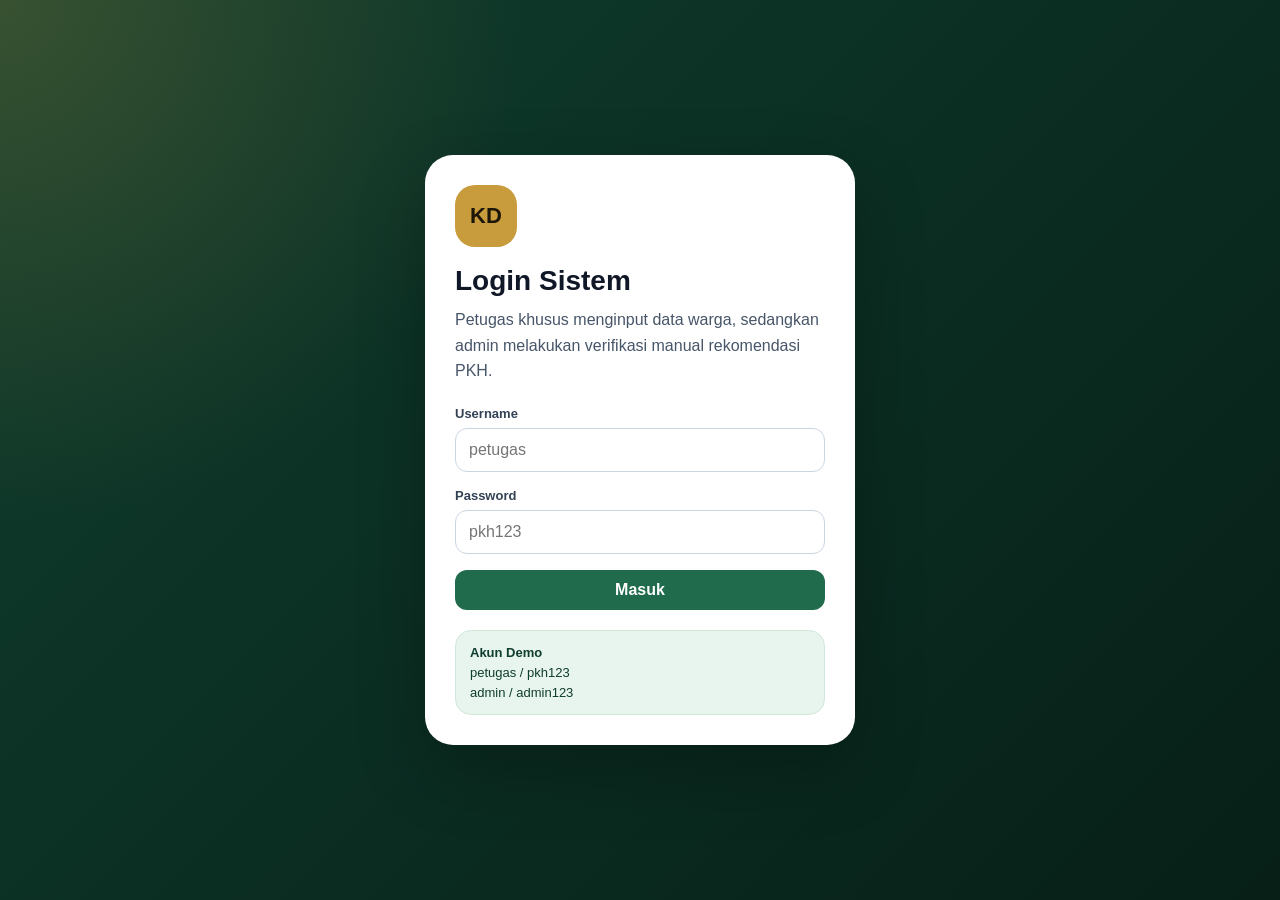
<file: index.html>
<!DOCTYPE html>
<html lang="id">
<head>
  <meta charset="UTF-8" />
  <meta http-equiv="refresh" content="0; url=login.html" />
  <title>Aplikasi PKH</title>
</head>
<body>
  <p>Mengalihkan ke halaman login... <a href="login.html">Klik di sini</a>.</p>
</body>
</html>
</file>
<file: css/style.css>
* {
  box-sizing: border-box;
}

:root {
  --green-900: #0f3d2e;
  --green-800: #145239;
  --green-700: #1f6b4b;
  --green-100: #e8f4ee;
  --gold-500: #c89b3c;
  --gold-100: #fff4d8;
  --slate-950: #101828;
  --slate-800: #1f2937;
  --slate-700: #334155;
  --slate-600: #475569;
  --slate-500: #64748b;
  --slate-300: #cbd5e1;
  --slate-200: #e2e8f0;
  --slate-100: #f1f5f9;
  --white: #ffffff;
  --danger: #b91c1c;
  --danger-light: #fee2e2;
  --warning: #b45309;
  --warning-light: #fef3c7;
  --success: #047857;
  --success-light: #d1fae5;
  --shadow: 0 14px 35px rgba(15, 23, 42, 0.08);
  --radius: 18px;
}

body {
  margin: 0;
  min-height: 100vh;
  background: #eef3ef;
  color: var(--slate-950);
  font-family: Arial, Helvetica, sans-serif;
}

button,
input,
select,
textarea {
  font: inherit;
}

button {
  cursor: pointer;
}

textarea {
  resize: vertical;
}

.hidden {
  display: none !important;
}

.login-page {
  min-height: 100vh;
  display: grid;
  place-items: center;
  padding: 24px;
  background:
    radial-gradient(circle at top left, rgba(200, 155, 60, 0.22), transparent 34%),
    linear-gradient(135deg, var(--green-900), #071f17);
}

.login-card {
  width: 100%;
  max-width: 430px;
  background: var(--white);
  border-radius: 28px;
  padding: 30px;
  box-shadow: 0 25px 70px rgba(0, 0, 0, 0.24);
}

.login-logo {
  width: 62px;
  height: 62px;
  border-radius: 20px;
  display: grid;
  place-items: center;
  background: var(--gold-500);
  color: #1c1608;
  font-weight: 900;
  font-size: 22px;
  margin-bottom: 18px;
}

.login-card h1 {
  margin: 0;
  font-size: 28px;
}

.login-card p {
  margin: 10px 0 22px;
  color: var(--slate-600);
  line-height: 1.6;
}

.login-form {
  display: grid;
  gap: 16px;
}

.login-info {
  margin-top: 20px;
  background: var(--green-100);
  color: var(--green-900);
  border: 1px solid #cfe8da;
  border-radius: 16px;
  padding: 14px;
  display: grid;
  gap: 5px;
  font-size: 13px;
}

.app-shell {
  min-height: 100vh;
  display: flex;
}

.sidebar {
  width: 288px;
  min-height: 100vh;
  background: linear-gradient(180deg, var(--green-900), #08251c);
  color: var(--white);
  display: flex;
  flex-direction: column;
  transition: width 0.25s ease, transform 0.25s ease;
  overflow: hidden;
  position: sticky;
  top: 0;
}

.sidebar.collapsed {
  width: 0;
}

.brand {
  display: flex;
  align-items: center;
  gap: 14px;
  padding: 22px 18px;
  border-bottom: 1px solid rgba(255, 255, 255, 0.12);
  min-width: 288px;
}

.brand-logo {
  width: 48px;
  height: 48px;
  border-radius: 16px;
  display: grid;
  place-items: center;
  background: var(--gold-500);
  color: #1c1608;
  font-weight: 800;
  letter-spacing: 0.5px;
}

.brand h1 {
  margin: 0;
  font-size: 20px;
  line-height: 1.2;
}

.brand p {
  margin: 4px 0 0;
  font-size: 13px;
  color: #cfe4d9;
}

.sidebar-nav {
  padding: 16px;
  flex: 1;
  min-width: 288px;
}

.nav-btn {
  width: 100%;
  border: 0;
  background: transparent;
  color: #dbe7e1;
  display: flex;
  align-items: center;
  gap: 12px;
  padding: 13px 14px;
  border-radius: 14px;
  font-weight: 700;
  margin-bottom: 8px;
  text-align: left;
  transition: background 0.2s ease, color 0.2s ease, transform 0.2s ease;
}

.nav-btn:hover {
  background: rgba(255, 255, 255, 0.1);
  transform: translateX(2px);
}

.nav-btn.active {
  background: var(--gold-500);
  color: #1b1608;
}

.nav-icon {
  width: 24px;
  text-align: center;
}

.sidebar-footer {
  border-top: 1px solid rgba(255, 255, 255, 0.12);
  padding: 16px;
  min-width: 288px;
}

.sidebar-footer p {
  margin: 12px 0 0;
  color: #cfe4d9;
  font-size: 12px;
  line-height: 1.5;
}

.content-area {
  flex: 1;
  min-width: 0;
}

.topbar {
  min-height: 74px;
  background: var(--white);
  border-bottom: 1px solid var(--slate-200);
  display: flex;
  align-items: center;
  justify-content: space-between;
  gap: 16px;
  padding: 12px 24px;
  position: sticky;
  top: 0;
  z-index: 20;
}

.topbar-left {
  display: flex;
  align-items: center;
  gap: 14px;
}

.topbar h2 {
  margin: 0;
  font-size: 21px;
  line-height: 1.2;
}

.topbar p {
  margin: 3px 0 0;
  color: var(--slate-500);
  font-size: 13px;
}

.topbar-actions {
  display: flex;
  align-items: center;
  gap: 10px;
}

.menu-btn {
  width: 42px;
  height: 42px;
  border: 0;
  border-radius: 12px;
  background: var(--green-800);
  color: var(--white);
  font-size: 20px;
  font-weight: 800;
}

.menu-btn:hover {
  background: var(--green-700);
}

.topbar-badge {
  padding: 9px 14px;
  border-radius: 999px;
  background: var(--green-100);
  color: var(--green-800);
  font-size: 13px;
  font-weight: 800;
  border: 1px solid #cfe8da;
}

.main-content {
  width: 100%;
  max-width: 1280px;
  margin: 0 auto;
  padding: 24px;
}

.summary-grid {
  display: grid;
  grid-template-columns: repeat(4, minmax(0, 1fr));
  gap: 16px;
  margin-bottom: 22px;
}

.summary-card {
  background: var(--white);
  border: 1px solid var(--slate-200);
  border-left: 5px solid var(--green-700);
  border-radius: var(--radius);
  padding: 18px;
  box-shadow: var(--shadow);
}

.summary-card p {
  margin: 0;
  color: var(--slate-500);
  font-size: 13px;
  font-weight: 700;
}

.summary-card h3 {
  margin: 8px 0 0;
  font-size: 32px;
  line-height: 1;
}

.summary-card.green {
  border-left-color: var(--success);
}

.summary-card.green h3 {
  color: var(--success);
}

.summary-card.yellow {
  border-left-color: var(--warning);
}

.summary-card.yellow h3 {
  color: var(--warning);
}

.summary-card.red {
  border-left-color: var(--danger);
}

.summary-card.red h3 {
  color: var(--danger);
}

.hero-card {
  display: grid;
  grid-template-columns: 1.7fr 0.9fr;
  gap: 20px;
  background: linear-gradient(135deg, var(--green-800), var(--green-900));
  color: var(--white);
  border-radius: 24px;
  padding: 28px;
  box-shadow: var(--shadow);
  position: relative;
  overflow: hidden;
}

.hero-card::after {
  content: "";
  position: absolute;
  width: 260px;
  height: 260px;
  border-radius: 999px;
  right: -80px;
  top: -100px;
  background: rgba(200, 155, 60, 0.2);
}

.hero-content,
.hero-panel {
  position: relative;
  z-index: 1;
}

.section-label {
  margin: 0;
  color: #fceecb;
  text-transform: uppercase;
  font-size: 13px;
  font-weight: 800;
  letter-spacing: 1px;
}

.hero-card h2 {
  max-width: 720px;
  margin: 10px 0 12px;
  font-size: clamp(28px, 4vw, 44px);
  line-height: 1.1;
}

.hero-card p {
  max-width: 760px;
  color: #e5f1eb;
  line-height: 1.7;
}

.hero-actions {
  display: flex;
  flex-wrap: wrap;
  gap: 12px;
  margin-top: 22px;
}

.hero-panel {
  background: rgba(255, 255, 255, 0.1);
  border: 1px solid rgba(255, 255, 255, 0.18);
  border-radius: 20px;
  padding: 20px;
}

.hero-panel h3 {
  margin: 0 0 12px;
  color: var(--gold-100);
}

.hero-panel ul {
  padding-left: 18px;
  margin: 0;
  color: #edf7f2;
  line-height: 1.9;
}

.info-grid,
.step-grid,
.decision-grid {
  display: grid;
  grid-template-columns: repeat(3, minmax(0, 1fr));
  gap: 16px;
  margin-top: 20px;
}

.step-grid {
  grid-template-columns: repeat(4, minmax(0, 1fr));
  margin-top: 0;
}

.info-card,
.panel,
.step-card,
.search-card,
.weight-card,
.rule-card,
.decision-card {
  background: var(--white);
  border: 1px solid var(--slate-200);
  border-radius: var(--radius);
  box-shadow: var(--shadow);
}

.info-card {
  padding: 20px;
}

.info-card h3,
.panel-header h3,
.step-card h4,
.search-card h3,
.weight-card h4,
.rule-card h4,
.decision-card h4 {
  margin: 0;
}

.info-card p,
.panel-header p,
.step-card p,
.search-card p,
.weight-card p,
.rule-card p,
.decision-card p {
  margin: 8px 0 0;
  color: var(--slate-600);
  line-height: 1.6;
}

.panel {
  padding: 22px;
}

.mt-20 {
  margin-top: 20px;
}

.panel-header {
  margin-bottom: 18px;
}

.panel-header p {
  font-size: 14px;
}

.form-header {
  display: flex;
  justify-content: space-between;
  align-items: flex-start;
  gap: 14px;
}

.step-card {
  padding: 18px;
  border-top: 4px solid var(--gold-500);
}

.step-card span {
  width: 32px;
  height: 32px;
  display: grid;
  place-items: center;
  border-radius: 999px;
  background: var(--green-100);
  color: var(--green-800);
  font-weight: 800;
  margin-bottom: 12px;
}

.form-grid {
  display: grid;
  grid-template-columns: repeat(3, minmax(0, 1fr));
  gap: 16px;
}

.form-group label {
  display: block;
  margin-bottom: 7px;
  font-size: 13px;
  font-weight: 800;
  color: var(--slate-700);
}

.form-group input,
.form-group select,
.form-group textarea,
.search-grid input,
.search-grid select {
  width: 100%;
  border: 1px solid var(--slate-300);
  border-radius: 12px;
  padding: 0 13px;
  background: var(--white);
  color: var(--slate-950);
  outline: none;
}

.form-group input,
.form-group select,
.search-grid input,
.search-grid select {
  height: 44px;
}

.form-group textarea {
  padding-top: 12px;
  line-height: 1.5;
}

.form-group input:focus,
.form-group select:focus,
.form-group textarea:focus,
.search-grid input:focus,
.search-grid select:focus {
  border-color: var(--green-700);
  box-shadow: 0 0 0 4px rgba(31, 107, 75, 0.14);
}

.component-box,
.preview-box {
  margin-top: 20px;
  border-radius: var(--radius);
  padding: 18px;
}

.component-box {
  background: #f8fbf9;
  border: 1px solid #d7e7dd;
}

.component-box h4,
.preview-box h4 {
  margin: 0 0 12px;
}

.component-box p {
  margin: 12px 0 0;
  color: var(--slate-500);
  font-size: 13px;
}

.checkbox-grid {
  display: grid;
  grid-template-columns: repeat(2, minmax(0, 1fr));
  gap: 12px;
}

.checkbox-grid label {
  display: flex;
  align-items: center;
  gap: 8px;
  color: var(--slate-700);
}

.checkbox-grid input {
  width: 16px;
  height: 16px;
  accent-color: var(--green-700);
}

.preview-box {
  background: var(--gold-100);
  border: 1px solid #f2d98f;
}

.preview-box p {
  margin: 8px 0;
  color: #503a08;
}

.form-actions {
  display: flex;
  flex-wrap: wrap;
  gap: 12px;
  margin-top: 22px;
}

.search-grid {
  display: grid;
  grid-template-columns: 2fr 1fr;
  gap: 14px;
}

.search-cards {
  display: grid;
  grid-template-columns: repeat(2, minmax(0, 1fr));
  gap: 16px;
}

.search-card {
  padding: 18px;
}

.search-card-head {
  display: flex;
  justify-content: space-between;
  align-items: flex-start;
  gap: 12px;
}

.search-card-body {
  margin-top: 12px;
}

.card-actions,
.table-actions {
  display: flex;
  gap: 8px;
  margin-top: 14px;
  flex-wrap: wrap;
}

.table-wrap {
  overflow-x: auto;
  border: 1px solid var(--slate-200);
  border-radius: 16px;
}

table {
  width: 100%;
  min-width: 1500px;
  border-collapse: collapse;
  background: var(--white);
}

th,
td {
  padding: 13px 14px;
  text-align: left;
  border-bottom: 1px solid var(--slate-200);
  vertical-align: top;
  font-size: 14px;
}

th {
  background: var(--green-100);
  color: var(--green-900);
  font-size: 13px;
  text-transform: uppercase;
  letter-spacing: 0.3px;
}

td small {
  display: block;
  color: var(--slate-500);
  margin-top: 4px;
}

tr:hover td {
  background: #fbfdfb;
}

.empty-table,
.empty-state {
  text-align: center;
  color: var(--slate-500);
  padding: 28px;
}

.weight-grid,
.rule-grid {
  display: grid;
  grid-template-columns: repeat(3, minmax(0, 1fr));
  gap: 14px;
}

.weight-card,
.rule-card {
  padding: 18px;
}

.weight-card {
  display: flex;
  justify-content: space-between;
  gap: 14px;
}

.weight-value {
  align-self: flex-start;
  padding: 7px 10px;
  border-radius: 999px;
  font-size: 13px;
  font-weight: 800;
}

.weight-value.plus {
  color: var(--success);
  background: var(--success-light);
}

.weight-value.minus {
  color: var(--danger);
  background: var(--danger-light);
}

.rule-card {
  border-left: 5px solid var(--green-700);
}

.decision-card {
  padding: 18px;
  border-left: 5px solid var(--slate-300);
}

.decision-card.success {
  border-left-color: var(--success);
  background: var(--success-light);
}

.decision-card.warning {
  border-left-color: var(--warning);
  background: var(--warning-light);
}

.decision-card.danger {
  border-left-color: var(--danger);
  background: var(--danger-light);
}

.status {
  display: inline-flex;
  align-items: center;
  padding: 6px 10px;
  border-radius: 999px;
  font-size: 12px;
  font-weight: 800;
  white-space: nowrap;
}

.status.success {
  color: var(--success);
  background: var(--success-light);
}

.status.warning {
  color: var(--warning);
  background: var(--warning-light);
}

.status.danger {
  color: var(--danger);
  background: var(--danger-light);
}

.btn {
  border: 0;
  min-height: 40px;
  padding: 10px 15px;
  border-radius: 12px;
  font-weight: 800;
  display: inline-flex;
  align-items: center;
  justify-content: center;
  transition: transform 0.2s ease, filter 0.2s ease, background 0.2s ease;
}

.btn:hover:not(:disabled) {
  transform: translateY(-1px);
  filter: brightness(0.98);
}

.btn:disabled {
  cursor: not-allowed;
  opacity: 0.55;
}

.btn-primary {
  background: var(--green-700);
  color: var(--white);
}

.btn-secondary {
  background: var(--gold-500);
  color: #211804;
}

.btn-dark {
  background: var(--slate-950);
  color: var(--white);
}

.btn-muted {
  background: var(--slate-100);
  color: var(--slate-800);
  border: 1px solid var(--slate-200);
}

.btn-export {
  width: 100%;
  background: var(--gold-500);
  color: #1b1608;
}

.btn-warning {
  background: var(--warning);
  color: var(--white);
  padding: 8px 12px;
  min-height: 34px;
}

.btn-danger {
  background: var(--danger);
  color: var(--white);
  padding: 8px 12px;
  min-height: 34px;
}

.small-btn {
  padding: 8px 10px;
  min-height: 34px;
  font-size: 12px;
}

.full-width {
  width: 100%;
}

.btn-logout {
  min-height: 36px;
  padding: 8px 12px;
}

.overlay {
  display: none;
}

.modal {
  position: fixed;
  inset: 0;
  background: rgba(15, 23, 42, 0.62);
  z-index: 100;
  padding: 20px;
  display: grid;
  place-items: center;
}

.modal-card {
  width: 100%;
  max-width: 760px;
  max-height: 92vh;
  overflow-y: auto;
  background: var(--white);
  border-radius: 24px;
  padding: 24px;
  box-shadow: 0 30px 80px rgba(0, 0, 0, 0.28);
}

.modal-header {
  display: flex;
  justify-content: space-between;
  gap: 16px;
  align-items: flex-start;
  margin-bottom: 18px;
}

.modal-header h3 {
  margin: 0;
  font-size: 22px;
}

.modal-header p {
  margin: 6px 0 0;
  color: var(--slate-600);
  line-height: 1.5;
}

.modal-close {
  width: 38px;
  height: 38px;
  border: 0;
  border-radius: 999px;
  background: var(--slate-100);
  color: var(--slate-800);
  font-size: 26px;
  line-height: 1;
}

.manual-system-info {
  background: #f8fbf9;
  border: 1px solid #d7e7dd;
  border-radius: 18px;
  padding: 16px;
  margin-bottom: 18px;
}

.manual-system-info p {
  margin: 12px 0 0;
  color: var(--slate-700);
  line-height: 1.6;
}

.manual-info-grid {
  display: grid;
  grid-template-columns: repeat(2, minmax(0, 1fr));
  gap: 12px;
}

.manual-info-grid div {
  background: var(--white);
  border: 1px solid var(--slate-200);
  border-radius: 14px;
  padding: 12px;
}

.manual-info-grid span {
  display: block;
  color: var(--slate-500);
  font-size: 12px;
  font-weight: 800;
  margin-bottom: 6px;
}

.manual-info-grid strong {
  color: var(--slate-950);
}

.manual-form {
  display: grid;
  gap: 16px;
}

.modal-actions {
  display: flex;
  justify-content: flex-end;
  gap: 12px;
  margin-top: 4px;
}

@media (max-width: 1100px) {
  .summary-grid,
  .step-grid,
  .weight-grid,
  .rule-grid {
    grid-template-columns: repeat(2, minmax(0, 1fr));
  }

  .form-grid {
    grid-template-columns: repeat(2, minmax(0, 1fr));
  }

  .hero-card {
    grid-template-columns: 1fr;
  }
}

@media (max-width: 1023px) {
  .sidebar {
    position: fixed;
    z-index: 50;
    transform: translateX(-100%);
    width: 288px;
  }

  .sidebar.open {
    transform: translateX(0);
  }

  .sidebar.collapsed {
    width: 288px;
  }

  .overlay.show {
    display: block;
    position: fixed;
    inset: 0;
    z-index: 40;
    background: rgba(0, 0, 0, 0.45);
  }
}

@media (max-width: 768px) {
  .topbar {
    padding: 12px 14px;
    align-items: flex-start;
  }

  .topbar-actions {
    flex-direction: column;
    align-items: stretch;
  }

  .topbar-badge {
    display: none;
  }

  .main-content {
    padding: 16px;
  }

  .summary-grid,
  .info-grid,
  .step-grid,
  .decision-grid,
  .weight-grid,
  .rule-grid,
  .form-grid,
  .checkbox-grid,
  .search-grid,
  .search-cards,
  .manual-info-grid {
    grid-template-columns: 1fr;
  }

  .hero-card {
    padding: 22px;
  }

  .form-header,
  .search-card-head,
  .modal-header {
    flex-direction: column;
  }

  .btn {
    width: 100%;
  }

  .card-actions,
  .table-actions,
  .form-actions,
  .hero-actions,
  .modal-actions {
    flex-direction: column;
  }
}
</file>
